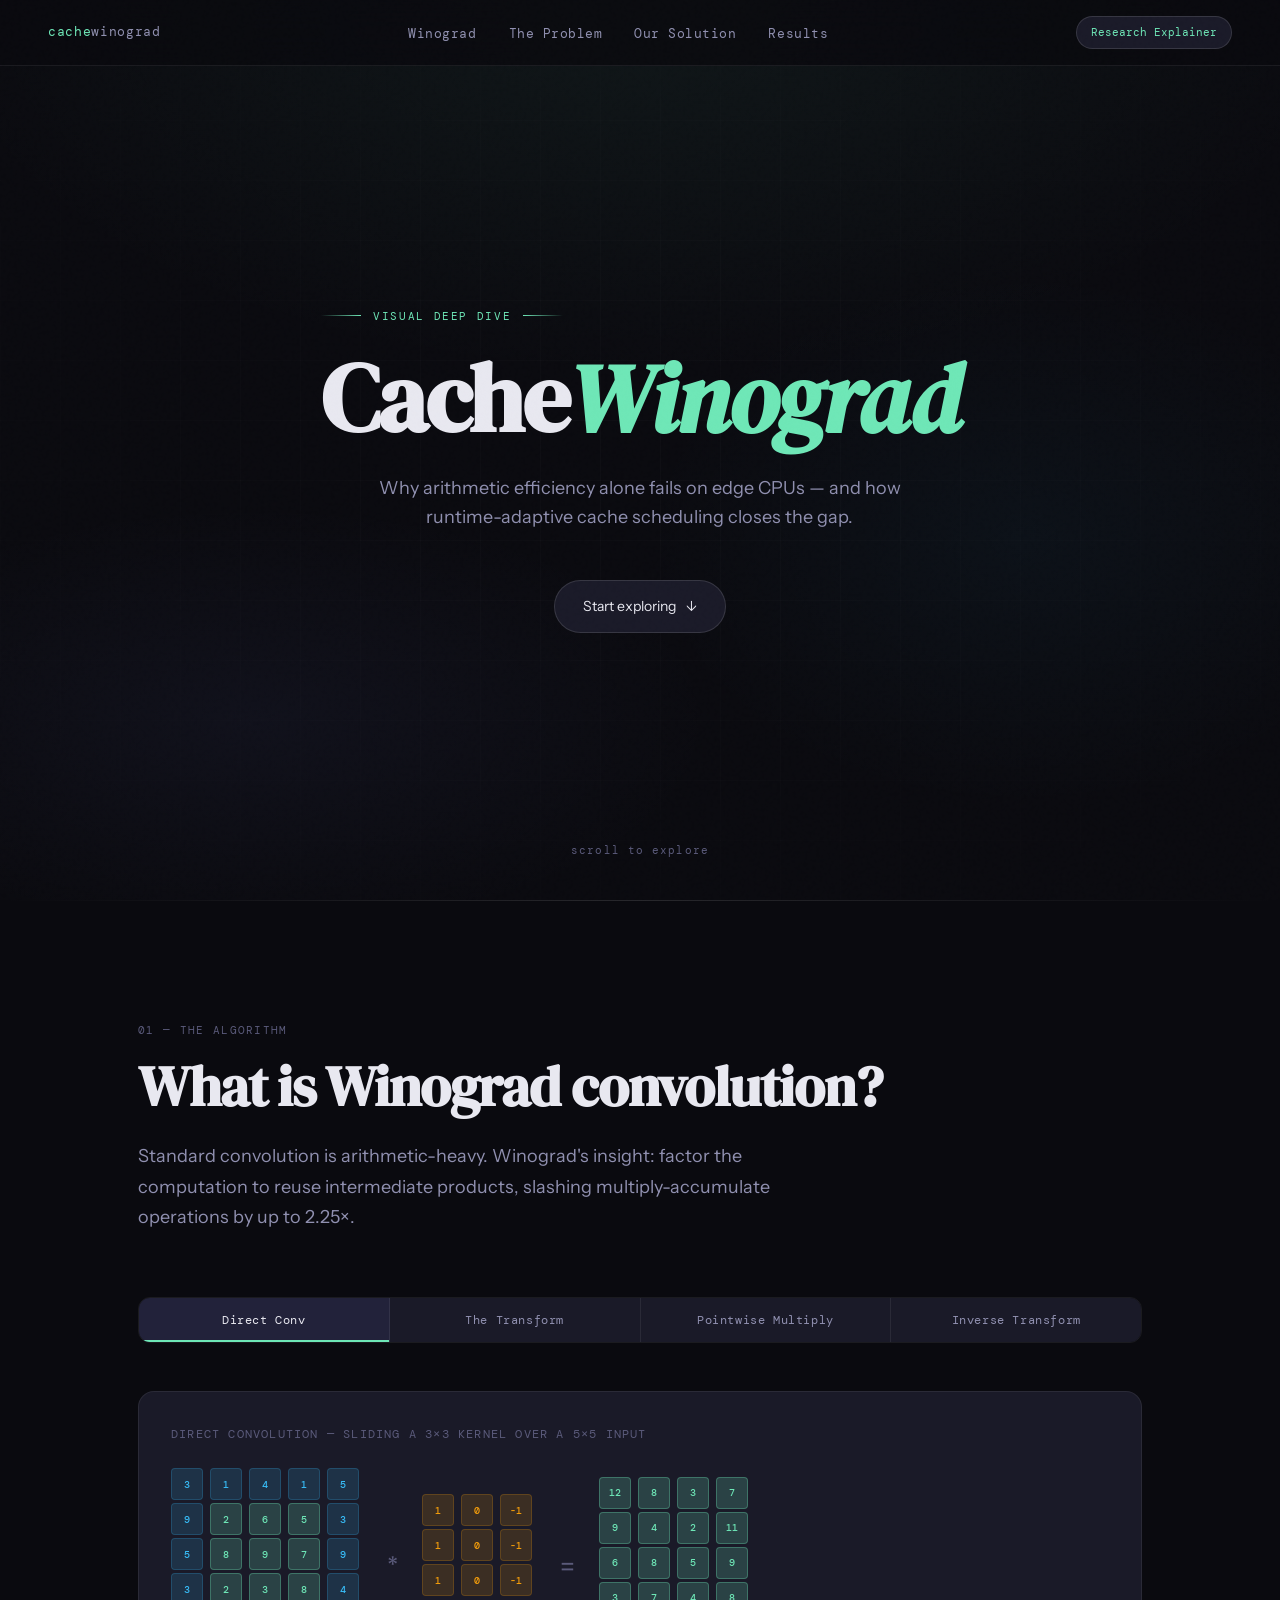
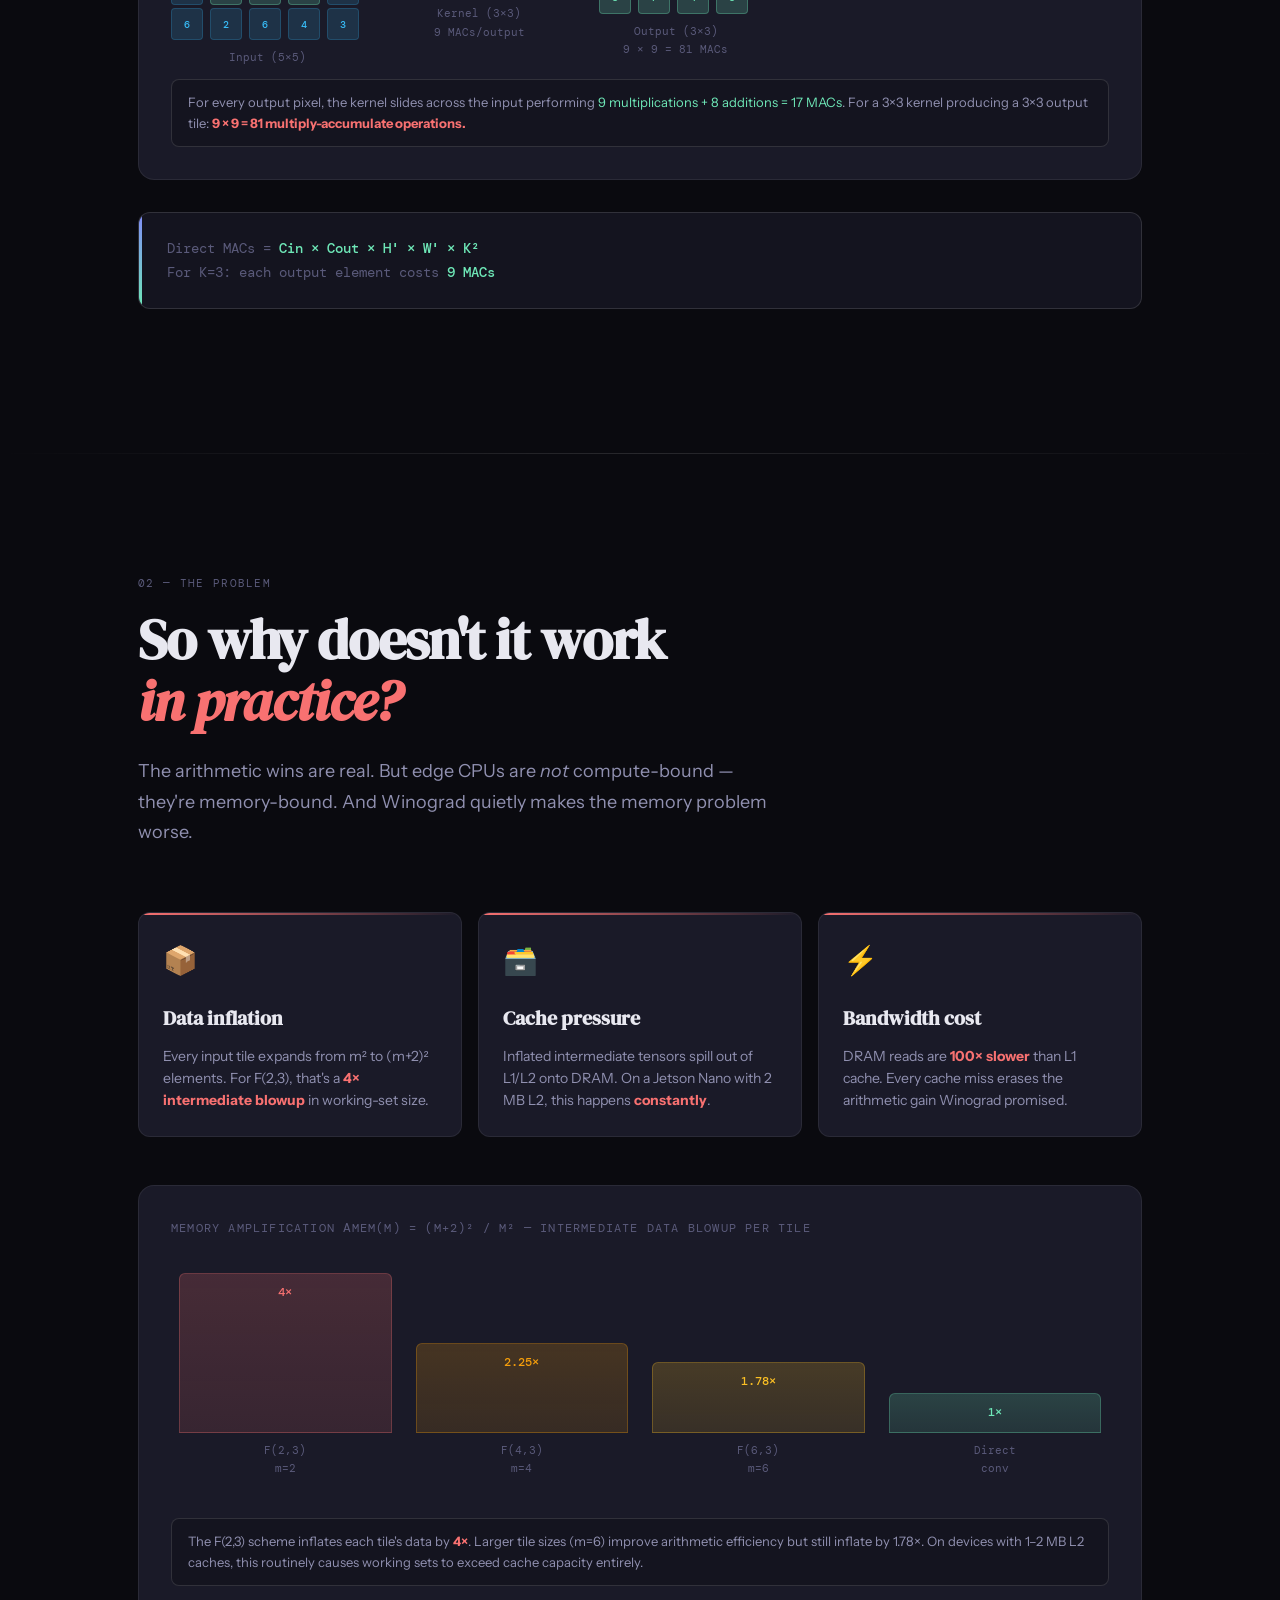
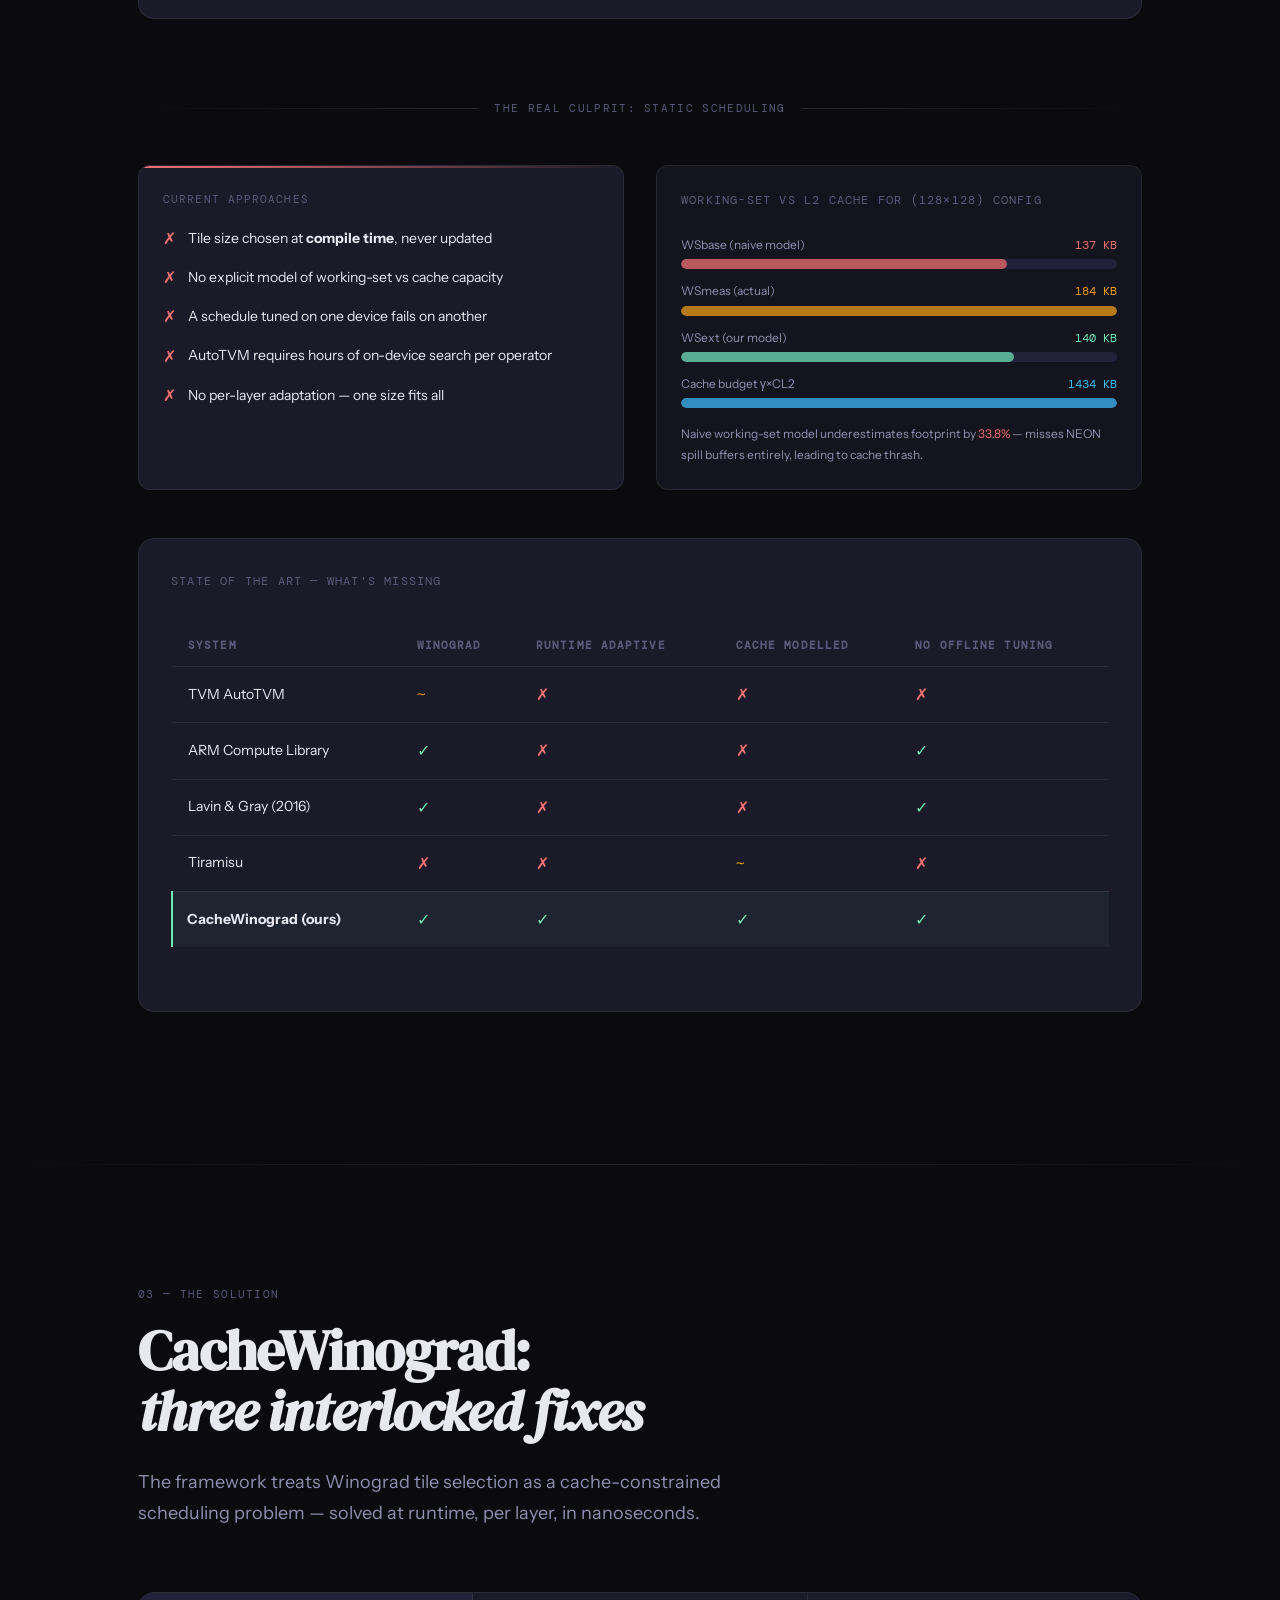
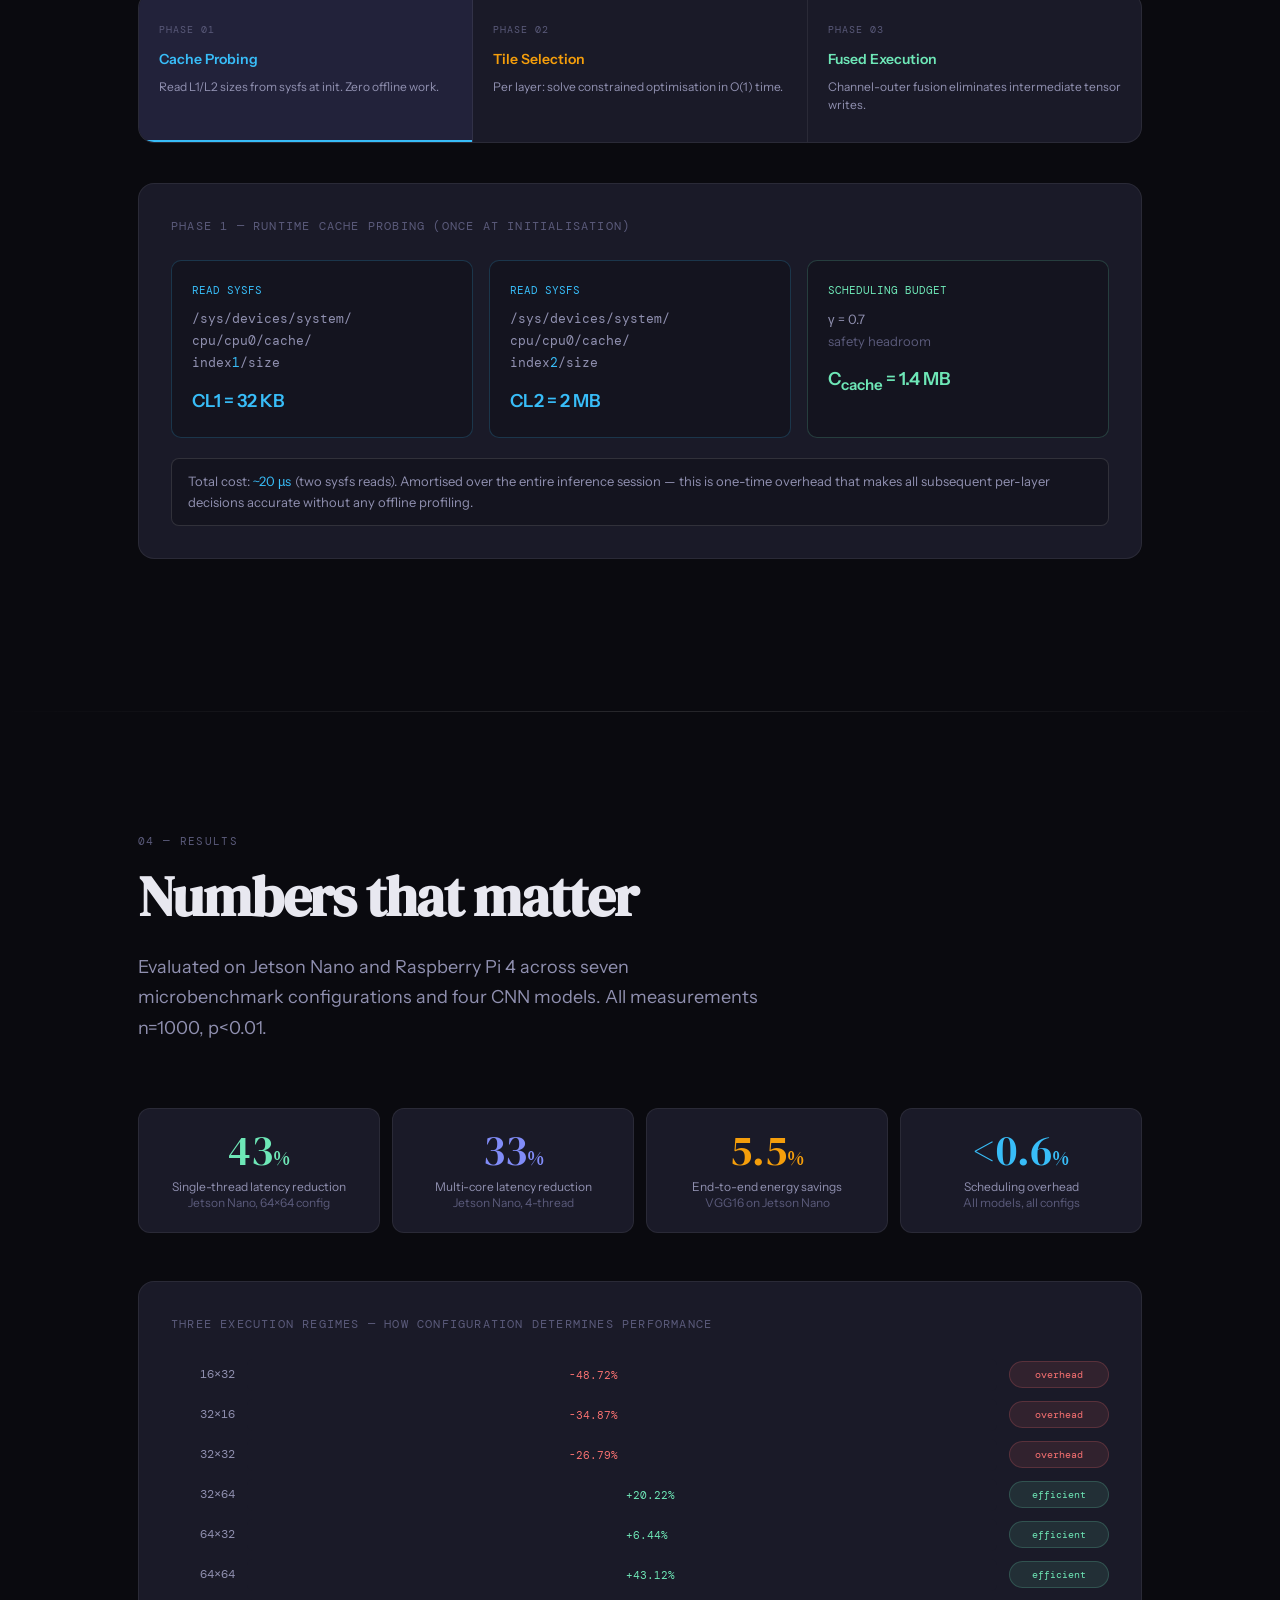
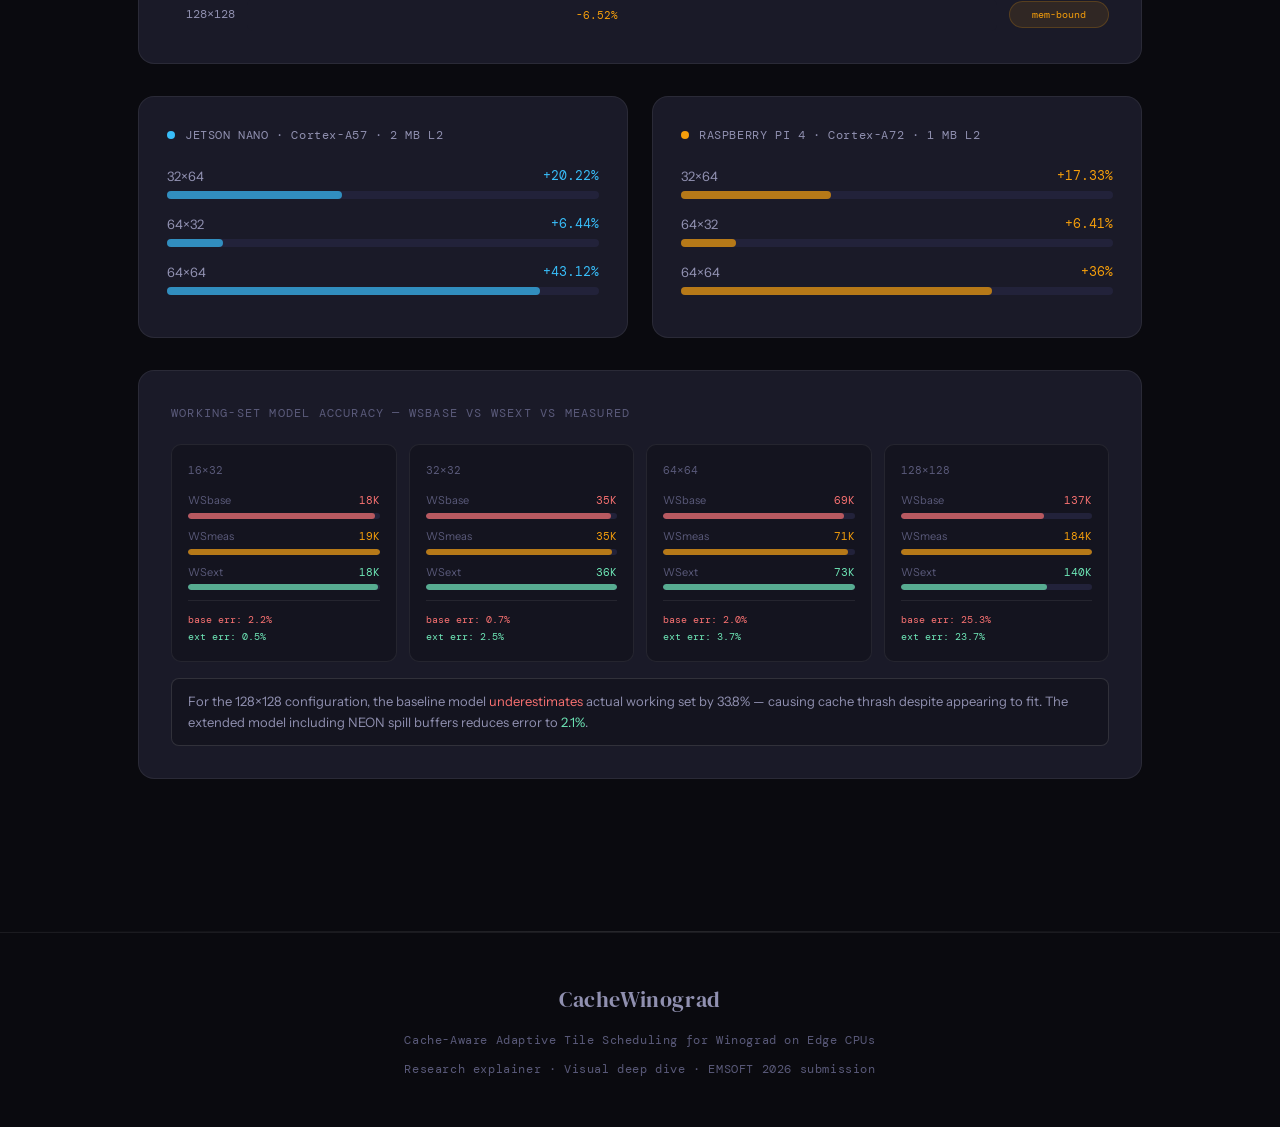
<file: cachewinograd.html>
<!DOCTYPE html>
<html lang="en">
<head>
<meta charset="UTF-8">
<meta name="viewport" content="width=device-width, initial-scale=1.0">
<title>CacheWinograd — A Visual Journey</title>
<link rel="preconnect" href="https://fonts.googleapis.com">
<link href="https://fonts.googleapis.com/css2?family=DM+Serif+Display:ital@0;1&family=DM+Mono:wght@300;400;500&family=Instrument+Sans:ital,wght@0,400;0,500;0,600;1,400&display=swap" rel="stylesheet">
<style>
:root {
  --bg: #0a0a0f;
  --bg2: #0f0f18;
  --bg3: #14141f;
  --surface: #1a1a28;
  --surface2: #22223a;
  --border: rgba(255,255,255,0.07);
  --border2: rgba(255,255,255,0.12);
  --text: #e8e8f0;
  --text2: #9090b0;
  --text3: #5a5a7a;
  --accent: #6ee7b7;
  --accent2: #818cf8;
  --accent3: #f59e0b;
  --accent4: #f87171;
  --accent5: #38bdf8;
  --glow: rgba(110,231,183,0.15);
  --glow2: rgba(129,140,248,0.15);
  --font-display: 'DM Serif Display', Georgia, serif;
  --font-body: 'Instrument Sans', sans-serif;
  --font-mono: 'DM Mono', monospace;
}

*{margin:0;padding:0;box-sizing:border-box}
html{scroll-behavior:smooth}

body {
  background: var(--bg);
  color: var(--text);
  font-family: var(--font-body);
  font-size: 16px;
  line-height: 1.7;
  overflow-x: hidden;
}

/* ─── SCROLLBAR ─── */
::-webkit-scrollbar{width:4px}
::-webkit-scrollbar-track{background:var(--bg)}
::-webkit-scrollbar-thumb{background:var(--surface2);border-radius:2px}

/* ─── GRAIN OVERLAY ─── */
body::before {
  content:'';position:fixed;inset:0;
  background-image:url("data:image/svg+xml,%3Csvg viewBox='0 0 256 256' xmlns='http://www.w3.org/2000/svg'%3E%3Cfilter id='noise'%3E%3CfeTurbulence type='fractalNoise' baseFrequency='0.9' numOctaves='4' stitchTiles='stitch'/%3E%3C/filter%3E%3Crect width='100%25' height='100%25' filter='url(%23noise)' opacity='0.04'/%3E%3C/svg%3E");
  pointer-events:none;z-index:1000;opacity:.4;
}

/* ─── NAV ─── */
nav {
  position: fixed; top: 0; left: 0; right: 0; z-index: 900;
  padding: 16px 48px;
  display: flex; align-items: center; justify-content: space-between;
  background: rgba(10,10,15,0.85);
  backdrop-filter: blur(20px);
  border-bottom: 1px solid var(--border);
}
.nav-logo {
  font-family: var(--font-mono);
  font-size: 13px;
  color: var(--accent);
  letter-spacing: 0.05em;
}
.nav-links {
  display: flex; gap: 32px; list-style: none;
}
.nav-links a {
  font-size: 13px;
  color: var(--text2);
  text-decoration: none;
  font-family: var(--font-mono);
  letter-spacing: 0.04em;
  transition: color .2s;
}
.nav-links a:hover { color: var(--text); }
.nav-pill {
  font-family: var(--font-mono);
  font-size: 11px;
  padding: 6px 14px;
  background: var(--surface);
  border: 1px solid var(--border2);
  border-radius: 20px;
  color: var(--accent);
}

/* ─── HERO ─── */
#hero {
  min-height: 100vh;
  display: flex; flex-direction: column; align-items: center; justify-content: center;
  padding: 120px 48px 80px;
  position: relative;
  text-align: center;
  overflow: hidden;
}
.hero-bg {
  position: absolute; inset: 0;
  background: 
    radial-gradient(ellipse 80% 60% at 50% 0%, rgba(110,231,183,0.06) 0%, transparent 70%),
    radial-gradient(ellipse 60% 40% at 20% 80%, rgba(129,140,248,0.05) 0%, transparent 60%),
    radial-gradient(ellipse 50% 50% at 80% 60%, rgba(56,189,248,0.04) 0%, transparent 60%);
}
.hero-grid {
  position: absolute; inset: 0;
  background-image: 
    linear-gradient(rgba(255,255,255,0.02) 1px, transparent 1px),
    linear-gradient(90deg, rgba(255,255,255,0.02) 1px, transparent 1px);
  background-size: 60px 60px;
  mask-image: radial-gradient(ellipse 80% 80% at 50% 50%, black 0%, transparent 100%);
}
.hero-label {
  font-family: var(--font-mono);
  font-size: 11px;
  letter-spacing: 0.15em;
  text-transform: uppercase;
  color: var(--accent);
  margin-bottom: 24px;
  display: flex; align-items: center; gap: 12px;
}
.hero-label::before, .hero-label::after {
  content: ''; display: block; height: 1px; width: 40px;
  background: linear-gradient(90deg, transparent, var(--accent));
}
.hero-label::after { transform: scaleX(-1); }
.hero-title {
  font-family: var(--font-display);
  font-size: clamp(48px, 8vw, 96px);
  line-height: 1.05;
  letter-spacing: -0.02em;
  color: var(--text);
  margin-bottom: 8px;
}
.hero-title em {
  font-style: italic;
  color: var(--accent);
}
.hero-subtitle {
  font-size: 18px;
  color: var(--text2);
  max-width: 560px;
  margin: 24px auto 48px;
  line-height: 1.6;
}
.hero-cta {
  display: inline-flex; align-items: center; gap: 10px;
  padding: 14px 28px;
  background: var(--surface);
  border: 1px solid var(--border2);
  border-radius: 40px;
  color: var(--text);
  font-size: 14px;
  font-family: var(--font-body);
  cursor: pointer;
  text-decoration: none;
  transition: all .25s;
}
.hero-cta:hover {
  background: var(--surface2);
  border-color: rgba(110,231,183,0.3);
  transform: translateY(-2px);
}
.hero-cta .arrow { transition: transform .25s; }
.hero-cta:hover .arrow { transform: translateY(4px); }
.hero-scroll-hint {
  position: absolute; bottom: 40px; left: 50%;
  transform: translateX(-50%);
  font-family: var(--font-mono);
  font-size: 11px; color: var(--text3);
  letter-spacing: 0.1em;
  animation: pulse 2s ease-in-out infinite;
}
@keyframes pulse { 0%,100%{opacity:.4} 50%{opacity:1} }

/* ─── SECTIONS ─── */
.section {
  padding: 120px 48px;
  max-width: 1100px;
  margin: 0 auto;
  position: relative;
}
.section-full {
  padding: 120px 0;
  position: relative;
}
.section-full .inner {
  max-width: 1100px;
  margin: 0 auto;
  padding: 0 48px;
}
.section-number {
  font-family: var(--font-mono);
  font-size: 11px;
  color: var(--text3);
  letter-spacing: 0.12em;
  text-transform: uppercase;
  margin-bottom: 16px;
}
.section-title {
  font-family: var(--font-display);
  font-size: clamp(36px, 5vw, 56px);
  line-height: 1.1;
  letter-spacing: -0.02em;
  margin-bottom: 24px;
}
.section-lead {
  font-size: 18px;
  color: var(--text2);
  max-width: 640px;
  line-height: 1.7;
  margin-bottom: 64px;
}

/* ─── DIVIDER ─── */
.divider {
  border: none;
  height: 1px;
  background: linear-gradient(90deg, transparent, var(--border2), transparent);
  margin: 0;
}

/* ─── WINOGRAD CONCEPT VIS ─── */
.concept-grid {
  display: grid;
  grid-template-columns: 1fr 80px 1fr;
  gap: 0;
  align-items: center;
  margin-bottom: 64px;
}
.concept-panel {
  background: var(--surface);
  border: 1px solid var(--border);
  border-radius: 16px;
  padding: 32px;
  position: relative;
}
.concept-panel-label {
  font-family: var(--font-mono);
  font-size: 11px;
  letter-spacing: 0.1em;
  text-transform: uppercase;
  margin-bottom: 20px;
  display: flex; align-items: center; gap: 8px;
}
.dot { width: 6px; height: 6px; border-radius: 50%; }
.dot-direct { background: var(--accent4); }
.dot-winograd { background: var(--accent); }
.concept-arrow {
  display: flex; flex-direction: column; align-items: center; justify-content: center;
  color: var(--text3);
  font-size: 24px;
}

/* ─── MATRIX VIS ─── */
.matrix-container {
  display: flex; gap: 8px; flex-wrap: wrap; margin: 16px 0;
}
.matrix-cell {
  width: 32px; height: 32px;
  border-radius: 4px;
  display: flex; align-items: center; justify-content: center;
  font-family: var(--font-mono);
  font-size: 10px;
  font-weight: 500;
  transition: all .3s;
  cursor: default;
  position: relative;
}
.cell-active { background: rgba(110,231,183,0.2); color: var(--accent); border: 1px solid rgba(110,231,183,0.3); }
.cell-input { background: rgba(56,189,248,0.15); color: var(--accent5); border: 1px solid rgba(56,189,248,0.2); }
.cell-transform { background: rgba(129,140,248,0.15); color: var(--accent2); border: 1px solid rgba(129,140,248,0.2); }
.cell-output { background: rgba(110,231,183,0.2); color: var(--accent); border: 1px solid rgba(110,231,183,0.3); }
.cell-weight { background: rgba(245,158,11,0.15); color: var(--accent3); border: 1px solid rgba(245,158,11,0.2); }
.cell-empty { background: var(--bg3); color: var(--text3); border: 1px solid var(--border); }
.cell-highlight { background: rgba(248,113,113,0.2); color: var(--accent4); border: 1px solid rgba(248,113,113,0.3); }

/* ─── STEP STEPPER ─── */
.stepper {
  display: flex; gap: 0; margin-bottom: 48px;
  border: 1px solid var(--border);
  border-radius: 12px; overflow: hidden;
}
.step-btn {
  flex: 1; padding: 14px 16px;
  background: var(--surface);
  border: none; border-right: 1px solid var(--border);
  color: var(--text2);
  font-family: var(--font-mono);
  font-size: 12px;
  cursor: pointer;
  transition: all .2s;
  letter-spacing: 0.05em;
}
.step-btn:last-child { border-right: none; }
.step-btn.active {
  background: var(--surface2);
  color: var(--text);
  position: relative;
}
.step-btn.active::after {
  content: '';
  position: absolute; bottom: 0; left: 0; right: 0;
  height: 2px;
  background: var(--accent);
}
.step-btn:hover:not(.active) { background: var(--bg3); }

/* ─── STEP CONTENT ─── */
.step-content { display: none; }
.step-content.active { display: block; animation: fadeIn .3s ease; }
@keyframes fadeIn { from{opacity:0;transform:translateY(8px)} to{opacity:1;transform:translateY(0)} }

/* ─── FORMULA BOX ─── */
.formula-box {
  background: var(--bg3);
  border: 1px solid var(--border2);
  border-radius: 12px;
  padding: 24px 28px;
  font-family: var(--font-mono);
  font-size: 14px;
  color: var(--text);
  margin: 24px 0;
  position: relative;
  overflow: hidden;
}
.formula-box::before {
  content: '';
  position: absolute; left: 0; top: 0; bottom: 0;
  width: 3px;
  background: linear-gradient(180deg, var(--accent2), var(--accent));
}
.formula-highlight { color: var(--accent); font-weight: 500; }
.formula-dim { color: var(--text3); }

/* ─── COMPARISON TABLE ─── */
.compare-table {
  width: 100%;
  border-collapse: collapse;
  margin: 32px 0;
}
.compare-table th {
  padding: 12px 16px;
  font-family: var(--font-mono);
  font-size: 11px;
  letter-spacing: 0.1em;
  text-transform: uppercase;
  color: var(--text3);
  text-align: left;
  border-bottom: 1px solid var(--border);
}
.compare-table td {
  padding: 14px 16px;
  font-size: 14px;
  border-bottom: 1px solid var(--border);
  vertical-align: middle;
}
.compare-table tr:last-child td { border-bottom: none; }
.compare-table tr:hover td { background: var(--surface); }
.check { color: var(--accent); font-size: 16px; }
.cross { color: var(--accent4); font-size: 16px; }
.partial { color: var(--accent3); font-size: 16px; }
.highlight-row td { background: rgba(110,231,183,0.05) !important; }
.highlight-row td:first-child { border-left: 2px solid var(--accent); padding-left: 14px; }

/* ─── INTERACTIVE CONV VIS ─── */
.conv-vis {
  background: var(--surface);
  border: 1px solid var(--border);
  border-radius: 16px;
  padding: 32px;
  margin: 32px 0;
}
.conv-vis-title {
  font-family: var(--font-mono);
  font-size: 12px;
  color: var(--text3);
  letter-spacing: 0.1em;
  text-transform: uppercase;
  margin-bottom: 24px;
}
.conv-layout {
  display: flex; align-items: center; gap: 24px; flex-wrap: wrap;
}
.conv-grid {
  display: grid;
  gap: 3px;
}
.conv-grid.g5 { grid-template-columns: repeat(5,36px); }
.conv-grid.g3 { grid-template-columns: repeat(3,36px); }
.conv-grid.g4 { grid-template-columns: repeat(4,36px); }
.conv-grid.g6 { grid-template-columns: repeat(6,36px); }
.conv-op { font-size: 28px; color: var(--text3); font-weight: 300; }
.conv-label {
  font-family: var(--font-mono);
  font-size: 11px;
  color: var(--text3);
  margin-top: 8px;
  text-align: center;
}

/* ─── PROBLEM SECTION ─── */
.problem-cards {
  display: grid; grid-template-columns: repeat(3,1fr); gap: 16px; margin: 48px 0;
}
.problem-card {
  background: var(--surface);
  border: 1px solid var(--border);
  border-radius: 12px;
  padding: 24px;
  position: relative;
  overflow: hidden;
  transition: border-color .3s;
}
.problem-card:hover { border-color: var(--border2); }
.problem-card::before {
  content: '';
  position: absolute; top: 0; left: 0; right: 0;
  height: 2px;
  background: linear-gradient(90deg, var(--accent4), transparent);
}
.problem-card-icon {
  font-size: 28px; margin-bottom: 16px;
}
.problem-card h3 {
  font-family: var(--font-display);
  font-size: 20px;
  margin-bottom: 10px;
  color: var(--text);
}
.problem-card p { font-size: 14px; color: var(--text2); line-height: 1.6; }

/* ─── MEMORY AMPLIFICATION VIS ─── */
.amp-vis {
  display: flex; align-items: flex-end; gap: 24px;
  height: 200px;
  margin: 40px 0;
  padding: 0 8px;
}
.amp-bar-group {
  display: flex; flex-direction: column; align-items: center; gap: 8px;
  flex: 1;
}
.amp-bar {
  width: 100%;
  border-radius: 6px 6px 0 0;
  position: relative;
  transition: all .6s cubic-bezier(0.34,1.56,0.64,1);
  display: flex; align-items: flex-start; justify-content: center;
  padding-top: 8px;
}
.amp-bar-val {
  font-family: var(--font-mono);
  font-size: 12px;
  font-weight: 500;
  color: white;
}
.amp-bar-label {
  font-family: var(--font-mono);
  font-size: 11px;
  color: var(--text3);
  text-align: center;
}

/* ─── SOLUTION SECTION ─── */
.solution-flow {
  display: flex; flex-direction: column; gap: 0;
  margin: 48px 0;
}
.sol-phase {
  display: grid; grid-template-columns: 48px 1fr;
  gap: 0 24px;
  position: relative;
}
.sol-phase-line {
  display: flex; flex-direction: column; align-items: center;
}
.sol-num {
  width: 40px; height: 40px; border-radius: 50%;
  display: flex; align-items: center; justify-content: center;
  font-family: var(--font-mono);
  font-size: 14px; font-weight: 500;
  position: relative; z-index: 2;
  flex-shrink: 0;
}
.sol-num-1 { background: rgba(56,189,248,0.2); color: var(--accent5); border: 1px solid rgba(56,189,248,0.3); }
.sol-num-2 { background: rgba(245,158,11,0.2); color: var(--accent3); border: 1px solid rgba(245,158,11,0.3); }
.sol-num-3 { background: rgba(110,231,183,0.2); color: var(--accent); border: 1px solid rgba(110,231,183,0.3); }
.sol-vline {
  flex: 1; width: 1px;
  background: linear-gradient(180deg, var(--border2), transparent);
  margin: 4px 0;
  min-height: 40px;
}
.sol-content {
  padding-bottom: 48px;
}
.sol-content h3 {
  font-family: var(--font-display);
  font-size: 26px;
  margin-bottom: 12px;
  padding-top: 6px;
}
.sol-content p { font-size: 15px; color: var(--text2); max-width: 600px; }

/* ─── TILE SELECTOR VIS ─── */
.tile-race {
  background: var(--bg3);
  border: 1px solid var(--border);
  border-radius: 12px;
  padding: 24px;
  margin: 24px 0;
}
.tile-row-vis {
  display: flex; align-items: center; gap: 12px; margin: 12px 0;
}
.tile-label-vis {
  font-family: var(--font-mono);
  font-size: 12px;
  color: var(--text2);
  width: 40px;
}
.tile-bar-track {
  flex: 1; height: 32px;
  background: var(--surface);
  border-radius: 6px;
  overflow: hidden;
  position: relative;
}
.tile-bar-fill {
  height: 100%;
  border-radius: 6px;
  display: flex; align-items: center; padding-left: 12px;
  font-family: var(--font-mono);
  font-size: 11px;
  font-weight: 500;
  transition: width .8s cubic-bezier(0.34,1.56,0.64,1);
  white-space: nowrap;
}
.tile-bar-fill.selected { outline: 2px solid var(--accent); outline-offset: -2px; }
.tile-tag {
  font-family: var(--font-mono);
  font-size: 10px;
  padding: 2px 8px;
  border-radius: 20px;
  white-space: nowrap;
}

/* ─── PIPELINE VIS ─── */
.pipeline {
  display: flex; gap: 0; margin: 40px 0;
  background: var(--surface);
  border: 1px solid var(--border);
  border-radius: 16px;
  overflow: hidden;
}
.pipe-stage {
  flex: 1; padding: 28px 20px;
  border-right: 1px solid var(--border);
  position: relative;
  cursor: pointer;
  transition: background .2s;
}
.pipe-stage:last-child { border-right: none; }
.pipe-stage:hover { background: var(--surface2); }
.pipe-stage.active-stage { background: var(--surface2); }
.pipe-stage.active-stage::after {
  content: '';
  position: absolute; bottom: 0; left: 0; right: 0;
  height: 2px;
}
.stage1::after { background: var(--accent5); }
.stage2::after { background: var(--accent3); }
.stage3::after { background: var(--accent); }
.pipe-num {
  font-family: var(--font-mono); font-size: 10px;
  color: var(--text3); margin-bottom: 10px;
  letter-spacing: 0.1em;
}
.pipe-title {
  font-size: 14px; font-weight: 600; margin-bottom: 6px;
  color: var(--text);
}
.pipe-desc { font-size: 12px; color: var(--text2); line-height: 1.5; }

/* ─── RESULT CARDS ─── */
.result-grid {
  display: grid; grid-template-columns: repeat(4,1fr); gap: 12px;
  margin: 48px 0;
}
.result-card {
  background: var(--surface);
  border: 1px solid var(--border);
  border-radius: 12px;
  padding: 20px;
  text-align: center;
  position: relative;
  overflow: hidden;
  transition: transform .2s, border-color .2s;
}
.result-card:hover { transform: translateY(-3px); border-color: var(--border2); }
.result-card::before {
  content: ''; position: absolute; inset: 0;
  background: var(--glow);
  opacity: 0; transition: opacity .3s;
}
.result-card:hover::before { opacity: 1; }
.result-val {
  font-family: var(--font-display);
  font-size: 42px;
  line-height: 1;
  margin-bottom: 8px;
}
.result-unit { font-size: 20px; }
.result-label { font-size: 12px; color: var(--text2); line-height: 1.4; }

/* ─── INTERACTIVE STEP VIS ─── */
.vis-controls {
  display: flex; gap: 10px; margin-bottom: 20px; flex-wrap: wrap;
}
.vis-btn {
  padding: 8px 18px;
  background: var(--surface);
  border: 1px solid var(--border2);
  border-radius: 20px;
  color: var(--text2);
  font-family: var(--font-mono);
  font-size: 12px;
  cursor: pointer;
  transition: all .2s;
}
.vis-btn:hover { background: var(--surface2); color: var(--text); }
.vis-btn.active { background: var(--surface2); border-color: var(--accent); color: var(--accent); }

/* ─── TOOLTIP ─── */
.tooltip-box {
  background: var(--bg3);
  border: 1px solid var(--border2);
  border-radius: 8px;
  padding: 12px 16px;
  font-size: 13px;
  color: var(--text2);
  margin-top: 12px;
  line-height: 1.6;
}

/* ─── SECTION DIVIDER WITH LABEL ─── */
.labeled-divider {
  display: flex; align-items: center; gap: 16px;
  margin: 80px 0 0;
}
.labeled-divider-line {
  flex: 1; height: 1px;
  background: linear-gradient(90deg, transparent, var(--border2));
}
.labeled-divider-line.reverse {
  background: linear-gradient(90deg, var(--border2), transparent);
}
.labeled-divider-text {
  font-family: var(--font-mono); font-size: 11px;
  color: var(--text3); letter-spacing: 0.12em;
  text-transform: uppercase; white-space: nowrap;
}

/* ─── FOOTER ─── */
footer {
  padding: 48px;
  text-align: center;
  border-top: 1px solid var(--border);
  font-family: var(--font-mono);
  font-size: 12px;
  color: var(--text3);
  letter-spacing: 0.05em;
}
footer a { color: var(--text2); text-decoration: none; }
footer a:hover { color: var(--accent); }

/* ─── ANIMATED ENTRY ─── */
.reveal {
  opacity: 0; transform: translateY(24px);
  transition: opacity .6s ease, transform .6s ease;
}
.reveal.visible { opacity: 1; transform: none; }

/* ─── BADGE ─── */
.badge {
  display: inline-flex; align-items: center; gap: 6px;
  padding: 4px 10px;
  border-radius: 20px;
  font-family: var(--font-mono);
  font-size: 11px;
}
.badge-green { background: rgba(110,231,183,0.1); color: var(--accent); border: 1px solid rgba(110,231,183,0.2); }
.badge-red { background: rgba(248,113,113,0.1); color: var(--accent4); border: 1px solid rgba(248,113,113,0.2); }
.badge-blue { background: rgba(56,189,248,0.1); color: var(--accent5); border: 1px solid rgba(56,189,248,0.2); }
.badge-amber { background: rgba(245,158,11,0.1); color: var(--accent3); border: 1px solid rgba(245,158,11,0.2); }

/* ─── CANVAS WRAPPER ─── */
.canvas-wrap {
  background: var(--surface);
  border: 1px solid var(--border);
  border-radius: 16px;
  padding: 32px;
  margin: 32px 0;
  overflow-x: auto;
}

/* ─── RESPONSIVE ─── */
@media(max-width:768px){
  nav { padding: 16px 24px; }
  .nav-links { display: none; }
  .section { padding: 80px 24px; }
  .concept-grid { grid-template-columns: 1fr; gap: 24px; }
  .problem-cards { grid-template-columns: 1fr; }
  .result-grid { grid-template-columns: repeat(2,1fr); }
  .pipeline { flex-direction: column; }
  .pipe-stage { border-right: none; border-bottom: 1px solid var(--border); }
}
</style>
</head>
<body>

<!-- NAV -->
<nav>
  <div class="nav-logo">cache<span style="color:var(--text2)">winograd</span></div>
  <ul class="nav-links">
    <li><a href="#winograd">Winograd</a></li>
    <li><a href="#problem">The Problem</a></li>
    <li><a href="#solution">Our Solution</a></li>
    <li><a href="#results">Results</a></li>
  </ul>
  <div class="nav-pill">Research Explainer</div>
</nav>

<!-- HERO -->
<section id="hero">
  <div class="hero-bg"></div>
  <div class="hero-grid"></div>
  <div style="position:relative;z-index:2">
    <div class="hero-label">Visual Deep Dive</div>
    <h1 class="hero-title">Cache<em>Winograd</em></h1>
    <p class="hero-subtitle">
      Why arithmetic efficiency alone fails on edge CPUs — and how runtime-adaptive cache scheduling closes the gap.
    </p>
    <a href="#winograd" class="hero-cta">
      Start exploring
      <span class="arrow">↓</span>
    </a>
  </div>
  <div class="hero-scroll-hint">scroll to explore</div>
</section>

<hr class="divider">

<!-- ═══ SECTION 1: WINOGRAD ═══ -->
<section id="winograd" class="section">
  <div class="section-number reveal">01 — The Algorithm</div>
  <h2 class="section-title reveal">What is Winograd convolution?</h2>
  <p class="section-lead reveal">
    Standard convolution is arithmetic-heavy. Winograd's insight: factor the computation to reuse intermediate products, slashing multiply-accumulate operations by up to 2.25×.
  </p>

  <!-- Standard Conv Explainer -->
  <div class="stepper reveal" id="winogradStepper">
    <button class="step-btn active" onclick="setStep('w',0)">Direct Conv</button>
    <button class="step-btn" onclick="setStep('w',1)">The Transform</button>
    <button class="step-btn" onclick="setStep('w',2)">Pointwise Multiply</button>
    <button class="step-btn" onclick="setStep('w',3)">Inverse Transform</button>
  </div>

  <!-- Step 0: Direct Conv -->
  <div class="step-content active reveal" id="w-step-0">
    <div class="canvas-wrap">
      <div class="conv-vis-title">Direct convolution — sliding a 3×3 kernel over a 5×5 input</div>
      <div class="conv-layout" id="directConvLayout">
        <!-- rendered by JS -->
      </div>
      <div class="tooltip-box">
        For every output pixel, the kernel slides across the input performing <span style="color:var(--accent)">9 multiplications + 8 additions = 17 MACs</span>. 
        For a 3×3 kernel producing a 3×3 output tile: <strong style="color:var(--accent4)">9 × 9 = 81 multiply-accumulate operations.</strong>
      </div>
    </div>
    <div class="formula-box">
      <span class="formula-dim">Direct MACs = </span><span class="formula-highlight">Cin × Cout × H' × W' × K²</span>
      <br><span class="formula-dim">For K=3: each output element costs </span><span class="formula-highlight">9 MACs</span>
    </div>
  </div>

  <!-- Step 1: The Transform -->
  <div class="step-content reveal" id="w-step-1">
    <div class="canvas-wrap">
      <div class="conv-vis-title">Winograd F(2,3) — transform input and weights into a new domain</div>
      <div class="conv-layout" style="flex-wrap:wrap;gap:40px">
        <div>
          <div id="inputTileGrid"></div>
          <div class="conv-label">Input tile X (4×4)</div>
        </div>
        <div style="display:flex;align-items:center">
          <div>
            <div style="font-family:var(--font-mono);font-size:20px;color:var(--accent2)">B<sup style="font-size:12px">⊤</sup></div>
            <div class="conv-label">Transform</div>
          </div>
          <div style="font-size:24px;color:var(--text3);margin:0 12px">→</div>
        </div>
        <div>
          <div id="transformedGrid"></div>
          <div class="conv-label">X̂ = B<sup>⊤</sup>XB (4×4)</div>
        </div>
        <div style="display:flex;align-items:center">
          <div>
            <div style="font-family:var(--font-mono);font-size:20px;color:var(--accent3)">G</div>
            <div class="conv-label">Weight<br>transform</div>
          </div>
          <div style="font-size:24px;color:var(--text3);margin:0 12px">→</div>
        </div>
        <div>
          <div id="weightGrid"></div>
          <div class="conv-label">Ŵ = GWG<sup>⊤</sup> (4×4)</div>
        </div>
      </div>
      <div class="tooltip-box">
        The transforms B, G, A are <span style="color:var(--accent2)">fixed matrices</span> — computed once and reused. The F(2,3) scheme maps a 4×4 input tile and 3×3 kernel into the Winograd domain with only additions (no multiplications in the transform itself).
      </div>
    </div>
  </div>

  <!-- Step 2: Pointwise Multiply -->
  <div class="step-content reveal" id="w-step-2">
    <div class="canvas-wrap">
      <div class="conv-vis-title">The magic — element-wise multiply replaces convolution</div>
      <div class="conv-layout" style="flex-wrap:wrap;gap:20px;align-items:flex-start;margin-top:16px">
        <div>
          <div id="xhatGrid"></div>
          <div class="conv-label">X̂ (transformed input)</div>
        </div>
        <div class="conv-op" style="align-self:center">⊙</div>
        <div>
          <div id="whatGrid"></div>
          <div class="conv-label">Ŵ (transformed weight)</div>
        </div>
        <div class="conv-op" style="align-self:center">=</div>
        <div>
          <div id="elemwiseGrid"></div>
          <div class="conv-label">Element-wise product</div>
        </div>
      </div>
      <div class="tooltip-box">
        In the Winograd domain, convolution becomes <span style="color:var(--accent)">element-wise multiplication</span>. For F(2,3), this is only <span style="color:var(--accent)">16 multiplications</span> vs 36 in direct conv — a <strong style="color:var(--accent)">2.25× reduction</strong> in the most expensive operation.
      </div>
    </div>
    <div class="formula-box">
      <span class="formula-dim">Arithmetic reduction </span><span class="formula-highlight">ρ(m) = m² × K² / (m + K - 1)²</span>
      <br><span class="formula-dim">F(2,3): ρ = </span><span class="formula-highlight">4 × 9 / 16 = 2.25×</span>
      <span class="formula-dim"> fewer multiplications</span>
    </div>
  </div>

  <!-- Step 3: Inverse -->
  <div class="step-content reveal" id="w-step-3">
    <div class="canvas-wrap">
      <div class="conv-vis-title">Inverse transform — map back to the output domain</div>
      <div class="conv-layout" style="flex-wrap:wrap;gap:40px">
        <div>
          <div id="prodGrid"></div>
          <div class="conv-label">Element-wise product</div>
        </div>
        <div style="display:flex;align-items:center">
          <div>
            <div style="font-family:var(--font-mono);font-size:20px;color:var(--accent)">A<sup style="font-size:12px">⊤</sup></div>
            <div class="conv-label">Inverse</div>
          </div>
          <div style="font-size:24px;color:var(--text3);margin:0 12px">→</div>
        </div>
        <div>
          <div id="outputGrid"></div>
          <div class="conv-label">Output tile Y (2×2)</div>
        </div>
      </div>
      <div class="tooltip-box">
        A<sup>⊤</sup>(X̂ ⊙ Ŵ)A maps back to the <span style="color:var(--accent)">2×2 output tile</span>. 
        Total cost: transforms use only additions; <span style="color:var(--accent)">only 16 multiplications</span> for 4 output values vs 36 for direct conv.
        <br><br>
        <strong style="color:var(--text)">Full pipeline:</strong> 
        <span style="color:var(--accent5)">B⊤XB</span> → <span style="color:var(--accent3)">GWG⊤</span> → <span style="color:var(--accent2)">⊙</span> → <span style="color:var(--accent)">A⊤(·)A</span>
      </div>
    </div>
    <div class="formula-box">
      <span class="formula-dim">Full equation: </span><span class="formula-highlight">Y = A⊤(B⊤XB ⊙ GWG⊤)A</span>
      <br><span class="formula-dim">Produces a </span><span class="formula-highlight">2×2 output tile</span><span class="formula-dim"> from a 4×4 input tile with 3×3 kernel</span>
    </div>
  </div>
</section>

<hr class="divider">

<!-- ═══ SECTION 2: THE PROBLEM ═══ -->
<section id="problem" class="section">
  <div class="section-number reveal">02 — The Problem</div>
  <h2 class="section-title reveal">So why doesn't it work<br><em style="font-style:italic;color:var(--accent4)">in practice?</em></h2>
  <p class="section-lead reveal">
    The arithmetic wins are real. But edge CPUs are <em>not</em> compute-bound — they're memory-bound. And Winograd quietly makes the memory problem worse.
  </p>

  <div class="problem-cards reveal">
    <div class="problem-card">
      <div class="problem-card-icon">📦</div>
      <h3>Data inflation</h3>
      <p>Every input tile expands from m² to (m+2)² elements. For F(2,3), that's a <strong style="color:var(--accent4)">4× intermediate blowup</strong> in working-set size.</p>
    </div>
    <div class="problem-card">
      <div class="problem-card-icon">🗃️</div>
      <h3>Cache pressure</h3>
      <p>Inflated intermediate tensors spill out of L1/L2 onto DRAM. On a Jetson Nano with 2 MB L2, this happens <strong style="color:var(--accent4)">constantly</strong>.</p>
    </div>
    <div class="problem-card">
      <div class="problem-card-icon">⚡</div>
      <h3>Bandwidth cost</h3>
      <p>DRAM reads are <strong style="color:var(--accent4)">100× slower</strong> than L1 cache. Every cache miss erases the arithmetic gain Winograd promised.</p>
    </div>
  </div>

  <!-- Memory amplification visualizer -->
  <div class="canvas-wrap reveal">
    <div class="conv-vis-title" style="margin-bottom:32px">Memory amplification αmem(m) = (m+2)² / m² — intermediate data blowup per tile</div>
    <div id="ampVis" class="amp-vis"></div>
    <div class="tooltip-box">
      The F(2,3) scheme inflates each tile's data by <strong style="color:var(--accent4)">4×</strong>. Larger tile sizes (m=6) improve arithmetic efficiency but still inflate by 1.78×. 
      On devices with 1–2 MB L2 caches, this routinely causes working sets to exceed cache capacity entirely.
    </div>
  </div>

  <!-- The static scheduling problem -->
  <div class="labeled-divider reveal">
    <div class="labeled-divider-line"></div>
    <div class="labeled-divider-text">The real culprit: static scheduling</div>
    <div class="labeled-divider-line reverse"></div>
  </div>

  <div style="display:grid;grid-template-columns:1fr 1fr;gap:32px;margin-top:48px" class="reveal">
    <div class="problem-card" style="cursor:default">
      <div style="font-family:var(--font-mono);font-size:11px;color:var(--text3);margin-bottom:16px;letter-spacing:.1em;text-transform:uppercase">Current approaches</div>
      <div style="display:flex;flex-direction:column;gap:12px">
        <div style="display:flex;align-items:center;gap:12px;font-size:14px">
          <span class="cross">✗</span>
          <span>Tile size chosen at <strong>compile time</strong>, never updated</span>
        </div>
        <div style="display:flex;align-items:center;gap:12px;font-size:14px">
          <span class="cross">✗</span>
          <span>No explicit model of working-set vs cache capacity</span>
        </div>
        <div style="display:flex;align-items:center;gap:12px;font-size:14px">
          <span class="cross">✗</span>
          <span>A schedule tuned on one device fails on another</span>
        </div>
        <div style="display:flex;align-items:center;gap:12px;font-size:14px">
          <span class="cross">✗</span>
          <span>AutoTVM requires hours of on-device search per operator</span>
        </div>
        <div style="display:flex;align-items:center;gap:12px;font-size:14px">
          <span class="cross">✗</span>
          <span>No per-layer adaptation — one size fits all</span>
        </div>
      </div>
    </div>
    <div>
      <!-- Working set diagram -->
      <div style="background:var(--bg3);border:1px solid var(--border);border-radius:12px;padding:24px">
        <div class="conv-vis-title">Working-set vs L2 cache for (128×128) config</div>
        <div id="wsVis" style="margin:16px 0"></div>
        <div style="font-size:12px;color:var(--text2)">
          Naive working-set model underestimates footprint by <span style="color:var(--accent4)">33.8%</span> — misses NEON spill buffers entirely, leading to cache thrash.
        </div>
      </div>
    </div>
  </div>

  <!-- Side-by-side comparison -->
  <div class="canvas-wrap reveal" style="margin-top:48px">
    <div class="conv-vis-title">State of the art — what's missing</div>
    <table class="compare-table">
      <thead>
        <tr>
          <th>System</th>
          <th>Winograd</th>
          <th>Runtime adaptive</th>
          <th>Cache modelled</th>
          <th>No offline tuning</th>
        </tr>
      </thead>
      <tbody>
        <tr><td>TVM AutoTVM</td><td><span class="partial">~</span></td><td><span class="cross">✗</span></td><td><span class="cross">✗</span></td><td><span class="cross">✗</span></td></tr>
        <tr><td>ARM Compute Library</td><td><span class="check">✓</span></td><td><span class="cross">✗</span></td><td><span class="cross">✗</span></td><td><span class="check">✓</span></td></tr>
        <tr><td>Lavin & Gray (2016)</td><td><span class="check">✓</span></td><td><span class="cross">✗</span></td><td><span class="cross">✗</span></td><td><span class="check">✓</span></td></tr>
        <tr><td>Tiramisu</td><td><span class="cross">✗</span></td><td><span class="cross">✗</span></td><td><span class="partial">~</span></td><td><span class="cross">✗</span></td></tr>
        <tr class="highlight-row"><td><strong>CacheWinograd (ours)</strong></td><td><span class="check">✓</span></td><td><span class="check">✓</span></td><td><span class="check">✓</span></td><td><span class="check">✓</span></td></tr>
      </tbody>
    </table>
  </div>
</section>

<hr class="divider">

<!-- ═══ SECTION 3: SOLUTION ═══ -->
<section id="solution" class="section">
  <div class="section-number reveal">03 — The Solution</div>
  <h2 class="section-title reveal">CacheWinograd:<br><em>three interlocked fixes</em></h2>
  <p class="section-lead reveal">
    The framework treats Winograd tile selection as a cache-constrained scheduling problem — solved at runtime, per layer, in nanoseconds.
  </p>

  <!-- 3-Phase Pipeline -->
  <div class="pipeline reveal" id="pipelineVis">
    <div class="pipe-stage stage1 active-stage" onclick="setPipeStage(0)">
      <div class="pipe-num">PHASE 01</div>
      <div class="pipe-title" style="color:var(--accent5)">Cache Probing</div>
      <div class="pipe-desc">Read L1/L2 sizes from sysfs at init. Zero offline work.</div>
    </div>
    <div class="pipe-stage stage2" onclick="setPipeStage(1)">
      <div class="pipe-num">PHASE 02</div>
      <div class="pipe-title" style="color:var(--accent3)">Tile Selection</div>
      <div class="pipe-desc">Per layer: solve constrained optimisation in O(1) time.</div>
    </div>
    <div class="pipe-stage stage3" onclick="setPipeStage(2)">
      <div class="pipe-num">PHASE 03</div>
      <div class="pipe-title" style="color:var(--accent)">Fused Execution</div>
      <div class="pipe-desc">Channel-outer fusion eliminates intermediate tensor writes.</div>
    </div>
  </div>

  <!-- Phase detail panels -->
  <div id="pipe-detail-0" class="reveal" style="margin-bottom:32px">
    <div class="canvas-wrap">
      <div class="conv-vis-title">Phase 1 — Runtime cache probing (once at initialisation)</div>
      <div style="display:grid;grid-template-columns:1fr 1fr 1fr;gap:16px;margin:20px 0">
        <div style="background:var(--bg3);border:1px solid rgba(56,189,248,0.2);border-radius:10px;padding:20px">
          <div style="font-family:var(--font-mono);font-size:11px;color:var(--accent5);margin-bottom:8px">READ SYSFS</div>
          <div style="font-family:var(--font-mono);font-size:13px;color:var(--text2)">/sys/devices/system/<br>cpu/cpu0/cache/<br>index<span style="color:var(--accent5)">1</span>/size</div>
          <div style="margin-top:12px;font-size:18px;font-weight:600;color:var(--accent5)">CL1 = 32 KB</div>
        </div>
        <div style="background:var(--bg3);border:1px solid rgba(56,189,248,0.2);border-radius:10px;padding:20px">
          <div style="font-family:var(--font-mono);font-size:11px;color:var(--accent5);margin-bottom:8px">READ SYSFS</div>
          <div style="font-family:var(--font-mono);font-size:13px;color:var(--text2)">/sys/devices/system/<br>cpu/cpu0/cache/<br>index<span style="color:var(--accent5)">2</span>/size</div>
          <div style="margin-top:12px;font-size:18px;font-weight:600;color:var(--accent5)">CL2 = 2 MB</div>
        </div>
        <div style="background:var(--bg3);border:1px solid rgba(110,231,183,0.2);border-radius:10px;padding:20px">
          <div style="font-family:var(--font-mono);font-size:11px;color:var(--accent);margin-bottom:8px">SCHEDULING BUDGET</div>
          <div style="font-size:13px;color:var(--text2)">γ = 0.7<br><span style="color:var(--text3)">safety headroom</span></div>
          <div style="margin-top:12px;font-size:18px;font-weight:600;color:var(--accent)">C<sub>cache</sub> = 1.4 MB</div>
        </div>
      </div>
      <div class="tooltip-box">
        Total cost: <span style="color:var(--accent5)">~20 µs</span> (two sysfs reads). Amortised over the entire inference session — this is one-time overhead that makes all subsequent per-layer decisions accurate without any offline profiling.
      </div>
    </div>
  </div>

  <div id="pipe-detail-1" style="display:none;margin-bottom:32px" class="reveal">
    <div class="canvas-wrap">
      <div class="conv-vis-title">Phase 2 — Adaptive tile selection (per layer, ~5 ns)</div>
      
      <div style="margin-bottom:24px">
        <div style="font-size:14px;color:var(--text2);margin-bottom:16px">
          For each candidate tile size, compute extended working-set including NEON spill buffers:
        </div>
        <div class="formula-box" style="margin:0 0 16px">
          <span class="formula-highlight">WSext(m) = β(m+2)²Cin(1+g) + βm²Cout + 2β(m+2)²</span>
          <br><span class="formula-dim">where β=4 (FP32), g=4 (128-bit NEON)</span>
        </div>
        <div style="font-size:14px;color:var(--text2);margin-bottom:16px">
          Select the tile that maximises reuse efficiency <em>subject to fitting in cache:</em>
        </div>
        <div class="formula-box" style="margin:0">
          <span class="formula-dim">m* = argmax</span>
          <span class="formula-highlight"> Cout·m² / (m+2)² </span>
          <span class="formula-dim">subject to WSext(m) ≤ γ·Ccache</span>
        </div>
      </div>

      <!-- Interactive tile race -->
      <div class="tile-race" id="tileRaceVis">
        <div class="conv-vis-title">Tile candidates for Cin=64, Cout=64 on Jetson Nano (γCL2 = 1.4 MB)</div>
        <!-- rendered by JS -->
      </div>

      <!-- Fallback guard -->
      <div style="margin-top:20px;background:var(--bg3);border:1px solid rgba(248,113,113,0.2);border-radius:12px;padding:20px">
        <div style="font-family:var(--font-mono);font-size:11px;color:var(--accent4);margin-bottom:12px;letter-spacing:.1em">TWO-CONDITION FALLBACK GUARD</div>
        <div style="display:flex;gap:16px;flex-wrap:wrap">
          <div style="flex:1;min-width:200px">
            <div class="badge badge-red" style="margin-bottom:8px">Condition 1</div>
            <div style="font-size:14px;color:var(--text2)">R(m*) &lt; R<sub>min</sub> (0.35)<br><span style="font-size:12px;color:var(--text3)">Reuse efficiency too low — transform overhead not amortised</span></div>
          </div>
          <div style="font-size:20px;color:var(--text3);align-self:center">OR</div>
          <div style="flex:1;min-width:200px">
            <div class="badge badge-red" style="margin-bottom:8px">Condition 2</div>
            <div style="font-size:14px;color:var(--text2)">Cin × Cout &lt; 2048<br><span style="font-size:12px;color:var(--text3)">Insufficient channel depth — direct conv wins</span></div>
          </div>
          <div style="font-size:20px;color:var(--text3);align-self:center">→</div>
          <div style="align-self:center">
            <div class="badge badge-amber">Fallback to direct conv</div>
          </div>
        </div>
      </div>
    </div>
  </div>

  <div id="pipe-detail-2" style="display:none;margin-bottom:32px" class="reveal">
    <div class="canvas-wrap">
      <div class="conv-vis-title">Phase 3 — Fused channel-outer execution</div>
      
      <div style="display:grid;grid-template-columns:1fr 1fr;gap:24px;margin-bottom:24px">
        <div>
          <div class="badge badge-red" style="margin-bottom:12px">Naive pipeline</div>
          <div id="naivePipelineVis"></div>
        </div>
        <div>
          <div class="badge badge-green" style="margin-bottom:12px">Fused pipeline</div>
          <div id="fusedPipelineVis"></div>
        </div>
      </div>

      <div class="formula-box">
        <span class="formula-dim">DRAM traffic eliminated per inference: </span>
        <span class="formula-highlight">ΔFuse = 2·Cin·(m+2)²·β·⌈H'/m⌉·⌈W'/m⌉</span>
        <br><span class="formula-dim">For Cin=64, H'=W'=56, m=4: ≈ </span><span class="formula-highlight">3.44 MB eliminated per inference pass</span>
      </div>

      <!-- Loop order visualiser -->
      <div style="margin-top:20px">
        <div class="conv-vis-title">Channel-outer loop order — X̂t stays resident in L2</div>
        <div id="loopVis" style="margin-top:16px"></div>
      </div>
    </div>
  </div>
</section>

<hr class="divider">

<!-- ═══ SECTION 4: RESULTS ═══ -->
<section id="results" class="section">
  <div class="section-number reveal">04 — Results</div>
  <h2 class="section-title reveal">Numbers that matter</h2>
  <p class="section-lead reveal">
    Evaluated on Jetson Nano and Raspberry Pi 4 across seven microbenchmark configurations and four CNN models. All measurements n=1000, p&lt;0.01.
  </p>

  <div class="result-grid reveal">
    <div class="result-card">
      <div class="result-val" style="color:var(--accent)">43<span class="result-unit">%</span></div>
      <div class="result-label">Single-thread latency reduction<br><span style="color:var(--text3)">Jetson Nano, 64×64 config</span></div>
    </div>
    <div class="result-card">
      <div class="result-val" style="color:var(--accent2)">33<span class="result-unit">%</span></div>
      <div class="result-label">Multi-core latency reduction<br><span style="color:var(--text3)">Jetson Nano, 4-thread</span></div>
    </div>
    <div class="result-card">
      <div class="result-val" style="color:var(--accent3)">5.5<span class="result-unit">%</span></div>
      <div class="result-label">End-to-end energy savings<br><span style="color:var(--text3)">VGG16 on Jetson Nano</span></div>
    </div>
    <div class="result-card">
      <div class="result-val" style="color:var(--accent5)">&lt;0.6<span class="result-unit">%</span></div>
      <div class="result-label">Scheduling overhead<br><span style="color:var(--text3)">All models, all configs</span></div>
    </div>
  </div>

  <!-- Three regimes -->
  <div class="canvas-wrap reveal">
    <div class="conv-vis-title" style="margin-bottom:24px">Three execution regimes — how configuration determines performance</div>
    <div id="regimeVis"></div>
  </div>

  <!-- Cross platform -->
  <div style="display:grid;grid-template-columns:1fr 1fr;gap:24px;margin-top:32px" class="reveal">
    <div style="background:var(--surface);border:1px solid var(--border);border-radius:16px;padding:28px">
      <div style="display:flex;align-items:center;gap:10px;margin-bottom:20px">
        <div style="width:8px;height:8px;background:var(--accent5);border-radius:50%"></div>
        <div style="font-family:var(--font-mono);font-size:12px;color:var(--text2);letter-spacing:.05em">JETSON NANO · Cortex-A57 · 2 MB L2</div>
      </div>
      <div id="jetsonBars"></div>
    </div>
    <div style="background:var(--surface);border:1px solid var(--border);border-radius:16px;padding:28px">
      <div style="display:flex;align-items:center;gap:10px;margin-bottom:20px">
        <div style="width:8px;height:8px;background:var(--accent3);border-radius:50%"></div>
        <div style="font-family:var(--font-mono);font-size:12px;color:var(--text2);letter-spacing:.05em">RASPBERRY PI 4 · Cortex-A72 · 1 MB L2</div>
      </div>
      <div id="rpiBars"></div>
    </div>
  </div>

  <!-- WSext validation -->
  <div class="canvas-wrap reveal" style="margin-top:32px">
    <div class="conv-vis-title" style="margin-bottom:20px">Working-set model accuracy — WSbase vs WSext vs measured</div>
    <div id="wsAccuracyVis"></div>
    <div class="tooltip-box" style="margin-top:16px">
      For the 128×128 configuration, the baseline model <span style="color:var(--accent4)">underestimates</span> actual working set by 33.8% — causing cache thrash despite appearing to fit. 
      The extended model including NEON spill buffers reduces error to <span style="color:var(--accent)">2.1%</span>.
    </div>
  </div>
</section>

<hr class="divider">

<footer>
  <div style="margin-bottom:12px;font-family:var(--font-display);font-size:22px;color:var(--text2)">CacheWinograd</div>
  <div>Cache-Aware Adaptive Tile Scheduling for Winograd on Edge CPUs</div>
  <div style="margin-top:8px;color:var(--text3)">Research explainer · Visual deep dive · EMSOFT 2026 submission</div>
</footer>

<script>
// ─── UTILITIES ───────────────────────────────────────────────────────────────
function el(id){return document.getElementById(id)}
function make(tag,props={}){
  const e=document.createElement(tag);
  Object.entries(props).forEach(([k,v])=>e[k]=v);
  return e;
}
function makeCell(cls,text=''){
  const d=document.createElement('div');
  d.className='matrix-cell '+cls;
  d.textContent=text;
  return d;
}

// ─── STEP SWITCHER ───────────────────────────────────────────────────────────
function setStep(prefix,idx){
  document.querySelectorAll(`#${prefix==='w'?'winogradStepper':''} .step-btn`).forEach((b,i)=>{
    b.classList.toggle('active',i===idx);
  });
  document.querySelectorAll(`[id^="${prefix}-step-"]`).forEach((s,i)=>{
    s.classList.toggle('active',i===idx);
  });
}

// ─── PIPE STAGE SWITCHER ──────────────────────────────────────────────────────
function setPipeStage(idx){
  document.querySelectorAll('.pipe-stage').forEach((s,i)=>{
    s.classList.toggle('active-stage',i===idx);
  });
  [0,1,2].forEach(i=>{
    const d=el(`pipe-detail-${i}`);
    if(d) d.style.display=i===idx?'block':'none';
  });
}

// ─── RENDER: DIRECT CONV ─────────────────────────────────────────────────────
function renderDirectConv(){
  const layout=el('directConvLayout');
  if(!layout)return;
  layout.innerHTML='';
  const vals5=[3,1,4,1,5,9,2,6,5,3,5,8,9,7,9,3,2,3,8,4,6,2,6,4,3];
  const g5=make('div');
  g5.className='conv-grid g5';
  vals5.forEach((v,i)=>{
    const row=Math.floor(i/5),col=i%5;
    const active=(row>=1&&row<=3&&col>=1&&col<=3);
    g5.appendChild(makeCell(active?'cell-active':'cell-input',v));
  });
  const lbl1=make('div');
  lbl1.innerHTML='<div class="conv-label">Input (5×5)</div>';
  const w1=make('div');w1.appendChild(g5);w1.appendChild(lbl1);
  
  const op1=make('div');op1.className='conv-op';op1.textContent='*';
  
  const vals3=[1,0,-1,1,0,-1,1,0,-1];
  const g3=make('div');g3.className='conv-grid g3';
  vals3.forEach(v=>g3.appendChild(makeCell('cell-weight',v)));
  const lbl2=make('div');lbl2.innerHTML='<div class="conv-label">Kernel (3×3)<br>9 MACs/output</div>';
  const w2=make('div');w2.appendChild(g3);w2.appendChild(lbl2);
  
  const op2=make('div');op2.className='conv-op';op2.textContent='=';
  
  const g4=make('div');g4.className='conv-grid g4';
  [12,8,3,7,9,4,2,11,6,8,5,9,3,7,4,8].forEach(v=>g4.appendChild(makeCell('cell-output',v)));
  const lbl3=make('div');lbl3.innerHTML='<div class="conv-label">Output (3×3)<br>9 × 9 = 81 MACs</div>';
  const w3=make('div');w3.appendChild(g4);w3.appendChild(lbl3);
  
  [w1,op1,w2,op2,w3].forEach(e=>layout.appendChild(e));
}

// ─── RENDER: WINOGRAD STEP GRIDS ─────────────────────────────────────────────
function render4x4Grid(id,cls){
  const g=el(id);if(!g)return;
  g.className='conv-grid';g.style.gridTemplateColumns='repeat(4,36px)';
  g.innerHTML='';
  const vals=[4,7,2,8,1,5,9,3,6,2,4,7,3,8,1,5];
  vals.forEach(v=>g.appendChild(makeCell(cls,v)));
}
function render3x3Grid(id,cls){
  const g=el(id);if(!g)return;
  g.className='conv-grid g3';g.innerHTML='';
  const vals=[1,-1,1,2,0,-2,1,-1,1];
  vals.forEach(v=>g.appendChild(makeCell(cls,v)));
}
function render2x2Grid(id,cls){
  const g=el(id);if(!g)return;
  g.className='conv-grid';g.style.gridTemplateColumns='repeat(2,36px)';g.innerHTML='';
  [12,8,9,4].forEach(v=>g.appendChild(makeCell(cls,v)));
}

// ─── RENDER: MEMORY AMPLIFICATION ───────────────────────────────────────────
function renderAmpVis(){
  const vis=el('ampVis');if(!vis)return;
  vis.innerHTML='';
  const data=[
    {m:2,alpha:4.0,label:'F(2,3)\nm=2',color:'#f87171'},
    {m:4,alpha:2.25,label:'F(4,3)\nm=4',color:'#f59e0b'},
    {m:6,alpha:1.78,label:'F(6,3)\nm=6',color:'#fbbf24'},
    {m:1,alpha:1.0,label:'Direct\nconv',color:'#6ee7b7'}
  ];
  const maxH=160;
  data.forEach(d=>{
    const grp=make('div');grp.className='amp-bar-group';
    const bar=make('div');
    bar.className='amp-bar';
    bar.style.height=(d.alpha/4.0*maxH)+'px';
    bar.style.background=`linear-gradient(180deg, ${d.color}33, ${d.color}22)`;
    bar.style.border=`1px solid ${d.color}44`;
    const val=make('div');val.className='amp-bar-val';
    val.style.color=d.color;
    val.textContent=d.alpha+'×';
    bar.appendChild(val);
    const lbl=make('div');lbl.className='amp-bar-label';
    lbl.style.whiteSpace='pre-line';lbl.textContent=d.label;
    grp.appendChild(bar);grp.appendChild(lbl);
    vis.appendChild(grp);
  });
}

// ─── RENDER: WORKING SET VIS ──────────────────────────────────────────────────
function renderWSVis(){
  const vis=el('wsVis');if(!vis)return;
  const l2=2*1024*1024;
  const budget=l2*0.7;
  const wsbase=140416;
  const wsmeas=187904;
  const wsext=143360;
  const items=[
    {label:'WSbase (naive model)',val:wsbase,color:'var(--accent4)',pct:wsbase/wsmeas*100},
    {label:'WSmeas (actual)',val:wsmeas,color:'var(--accent3)',pct:100},
    {label:'WSext (our model)',val:wsext,color:'var(--accent)',pct:wsext/wsmeas*100},
    {label:'Cache budget γ×CL2',val:budget,color:'var(--accent5)',pct:budget/wsmeas*100},
  ];
  vis.innerHTML='';
  items.forEach(item=>{
    const row=make('div');row.style.cssText='margin-bottom:12px';
    const top=make('div');
    top.style.cssText='display:flex;justify-content:space-between;margin-bottom:4px;font-size:12px';
    top.innerHTML=`<span style="color:var(--text2)">${item.label}</span><span style="color:${item.color};font-family:var(--font-mono)">${(item.val/1024).toFixed(0)} KB</span>`;
    const track=make('div');
    track.style.cssText='height:10px;background:var(--surface2);border-radius:5px;overflow:hidden';
    const fill=make('div');
    fill.style.cssText=`height:100%;width:${Math.min(item.pct,100)}%;background:${item.color};border-radius:5px;opacity:0.7;transition:width .8s`;
    track.appendChild(fill);row.appendChild(top);row.appendChild(track);
    vis.appendChild(row);
  });
}

// ─── RENDER: TILE RACE ────────────────────────────────────────────────────────
function renderTileRace(){
  const vis=el('tileRaceVis');if(!vis)return;
  const title=vis.querySelector('.conv-vis-title');
  vis.innerHTML='';
  if(title)vis.appendChild(title);
  const budget=1.4*1024*1024;
  const cin=64,cout=64,beta=4,g=4;
  const tiles=[2,4,6];
  tiles.forEach(m=>{
    const base=beta*(m+2)*(m+2)*cin*(1+g)+beta*m*m*cout;
    const aux=2*beta*(m+2)*(m+2);
    const ws=base+aux;
    const r=cout*m*m/((m+2)*(m+2));
    const fits=ws<=budget;
    const pct=Math.min(ws/budget*100,120);
    const isOpt=(m===6&&fits)||(m===4&&!tiles.slice(tiles.indexOf(m)+1).some(mm=>{const b2=beta*(mm+2)*(mm+2)*cin*(1+g)+beta*mm*mm*cout;return b2+2*beta*(mm+2)*(mm+2)<=budget}));
    const selLabel=m===6&&fits?' ★ selected':'';
    const row=make('div');row.className='tile-row-vis';
    const lbl=make('div');lbl.className='tile-label-vis';lbl.textContent='m = '+m;
    const track=make('div');track.className='tile-bar-track';
    const fill=make('div');fill.className='tile-bar-fill'+(selLabel?' selected':'');
    fill.style.width=(Math.min(pct,100))+'%';
    const color=!fits?'rgba(248,113,113,0.3)':selLabel?'rgba(110,231,183,0.3)':'rgba(129,140,248,0.3)';
    fill.style.background=color;
    fill.style.color=!fits?'var(--accent4)':selLabel?'var(--accent)':'var(--accent2)';
    fill.textContent=(ws/1024).toFixed(0)+' KB'+selLabel;
    const tag=make('span');tag.className='tile-tag';
    if(!fits){tag.style.background='rgba(248,113,113,0.1)';tag.style.color='var(--accent4)';tag.textContent='exceeds budget';}
    else if(selLabel){tag.style.background='rgba(110,231,183,0.1)';tag.style.color='var(--accent)';tag.textContent='R='+r.toFixed(2)+' ← optimal';}
    else{tag.style.background='rgba(129,140,248,0.1)';tag.style.color='var(--accent2)';tag.textContent='R='+r.toFixed(2)+' fits';}
    track.appendChild(fill);
    row.appendChild(lbl);row.appendChild(track);row.appendChild(tag);
    vis.appendChild(row);
  });
  const budgetLine=make('div');
  budgetLine.style.cssText='margin-top:12px;display:flex;align-items:center;gap:8px;font-family:var(--font-mono);font-size:11px;color:var(--accent5)';
  budgetLine.innerHTML='<div style="width:40px;height:1px;background:var(--accent5)"></div> Cache budget: 1.4 MB (γ=0.7 × 2 MB L2)';
  vis.appendChild(budgetLine);
}

// ─── RENDER: NAIVE vs FUSED PIPELINE ─────────────────────────────────────────
function renderPipelines(){
  const naive=el('naivePipelineVis');
  const fused=el('fusedPipelineVis');
  if(!naive||!fused)return;
  const stages=[
    {label:'Input transform',sub:'B⊤XB',color:'var(--accent5)'},
    {label:'Intermediate tensor',sub:'Write to DRAM →',color:'var(--accent4)',dram:true},
    {label:'Weight transform',sub:'GWG⊤',color:'var(--accent3)'},
    {label:'Intermediate tensor',sub:'Write to DRAM →',color:'var(--accent4)',dram:true},
    {label:'Element-wise multiply',sub:'X̂ ⊙ Ŵ',color:'var(--accent2)'},
    {label:'Intermediate tensor',sub:'Write to DRAM →',color:'var(--accent4)',dram:true},
    {label:'Inverse transform',sub:'A⊤(·)A',color:'var(--accent)'},
  ];
  const fusedStages=[
    {label:'Input transform',sub:'B⊤XB → L2 resident',color:'var(--accent5)'},
    {label:'Weight transform',sub:'GWG⊤ (precomputed)',color:'var(--accent3)'},
    {label:'Fused: multiply + inverse',sub:'All output channels → Y',color:'var(--accent)'},
  ];
  function renderStages(container,arr){
    container.innerHTML='';
    arr.forEach((s,i)=>{
      const box=make('div');
      box.style.cssText=`padding:10px 14px;border-radius:8px;margin-bottom:6px;border:1px solid;font-size:13px;`
        +(s.dram?`background:rgba(248,113,113,0.05);border-color:rgba(248,113,113,0.2);`:`background:${s.color}11;border-color:${s.color}33;`);
      box.innerHTML=`<div style="font-weight:500;color:${s.dram?'var(--accent4)':s.color}">${s.label}</div>`
        +`<div style="font-size:11px;color:var(--text3);font-family:var(--font-mono);margin-top:2px">${s.sub}</div>`;
      container.appendChild(box);
      if(i<arr.length-1){
        const arr2=make('div');arr2.style.cssText='text-align:center;color:var(--text3);font-size:14px;margin-bottom:4px;';arr2.textContent='↓';
        container.appendChild(arr2);
      }
    });
  }
  renderStages(naive,stages);
  renderStages(fused,fusedStages);
}

// ─── RENDER: LOOP VIS ─────────────────────────────────────────────────────────
function renderLoopVis(){
  const vis=el('loopVis');if(!vis)return;
  vis.innerHTML='';
  const html=`
    <div style="display:grid;grid-template-columns:160px 1fr;gap:16px;align-items:start">
      <div>
        <div style="font-family:var(--font-mono);font-size:11px;color:var(--text3);margin-bottom:8px">LOOP ORDER</div>
        <div style="background:var(--bg3);border:1px solid var(--border);border-radius:8px;padding:12px;font-family:var(--font-mono);font-size:12px;line-height:2">
          <span style="color:var(--accent5)">for</span> tile t <span style="color:var(--accent5)">in</span> T:<br>
          &nbsp;&nbsp;<span style="color:var(--accent3)">X̂t</span> = B⊤XtB<br>
          &nbsp;&nbsp;<span style="color:var(--text3)"># X̂t now in L2</span><br>
          &nbsp;&nbsp;<span style="color:var(--accent5)">for</span> c <span style="color:var(--accent5)">in</span> Cout:<br>
          &nbsp;&nbsp;&nbsp;&nbsp;Ŷt,c = <span style="color:var(--accent3)">X̂t</span> ⊙ Ŵc<br>
          &nbsp;&nbsp;&nbsp;&nbsp;Yt,c = A⊤Ŷt,cA
        </div>
      </div>
      <div>
        <div style="font-family:var(--font-mono);font-size:11px;color:var(--text3);margin-bottom:8px">X̂t RESIDENCY — amortised across all Cout channels</div>
        <div style="background:var(--bg3);border:1px solid var(--border);border-radius:8px;padding:16px">
          <div style="display:flex;align-items:center;gap:4px;flex-wrap:wrap;margin-bottom:12px">
            ${Array.from({length:16},(_,i)=>`<div style="width:28px;height:28px;border-radius:4px;background:rgba(110,231,183,${0.1+i*0.05});border:1px solid rgba(110,231,183,0.3);display:flex;align-items:center;justify-content:center;font-family:var(--font-mono);font-size:9px;color:var(--accent)">c${i}</div>`).join('')}
          </div>
          <div style="font-size:12px;color:var(--text2)">
            X̂t loaded <span style="color:var(--accent)">once</span> into L2, then reused across all 16 output channels. 
            Cost amortised by factor of <span style="color:var(--accent)">Cout = 64</span>.
          </div>
        </div>
      </div>
    </div>`;
  vis.innerHTML=html;
}

// ─── RENDER: REGIME VIS ───────────────────────────────────────────────────────
function renderRegimeVis(){
  const vis=el('regimeVis');if(!vis)return;
  const configs=[
    {label:'16×32',prod:512,gain:-48.72,regime:'overhead'},
    {label:'32×16',prod:512,gain:-34.87,regime:'overhead'},
    {label:'32×32',prod:1024,gain:-26.79,regime:'overhead'},
    {label:'32×64',prod:2048,gain:+20.22,regime:'efficient'},
    {label:'64×32',prod:2048,gain:+6.44,regime:'efficient'},
    {label:'64×64',prod:4096,gain:+43.12,regime:'efficient'},
    {label:'128×128',prod:16384,gain:-6.52,regime:'membound'},
  ];
  const maxAbs=Math.max(...configs.map(c=>Math.abs(c.gain)));
  vis.innerHTML='';
  const wrap=make('div');
  wrap.style.cssText='display:flex;flex-direction:column;gap:8px';
  configs.forEach(c=>{
    const row=make('div');
    row.style.cssText='display:flex;align-items:center;gap:12px';
    const lbl=make('div');lbl.style.cssText='font-family:var(--font-mono);font-size:12px;color:var(--text2);width:64px;text-align:right';lbl.textContent=c.label;
    const track=make('div');track.style.cssText='flex:1;height:32px;background:var(--surface);border-radius:6px;position:relative;overflow:hidden';
    const fill=make('div');
    const isPos=c.gain>0;
    const color=c.regime==='overhead'?'var(--accent4)':c.regime==='efficient'?'var(--accent)':'var(--accent3)';
    const pct=Math.abs(c.gain)/maxAbs*90;
    fill.style.cssText=`position:absolute;${isPos?'left:50%':'right:50%'};height:100%;width:${pct}%;background:${color}33;border:1px solid ${color}55;border-radius:${isPos?'0 6px 6px 0':'6px 0 0 6px'}`;
    const val=make('div');
    val.style.cssText=`position:absolute;${isPos?'left:calc(50% + 4px)':'right:calc(50% + 4px)'};top:50%;transform:translateY(-50%);font-family:var(--font-mono);font-size:11px;color:${color}`;
    val.textContent=(isPos?'+':'')+c.gain+'%';
    const regime=make('div');
    regime.className='badge '+(c.regime==='overhead'?'badge-red':c.regime==='efficient'?'badge-green':'badge-amber');
    regime.style.cssText='min-width:100px;justify-content:center;font-size:10px';
    regime.textContent=c.regime==='overhead'?'overhead':c.regime==='efficient'?'efficient':'mem-bound';
    track.appendChild(fill);track.appendChild(val);
    row.appendChild(lbl);row.appendChild(track);row.appendChild(regime);
    wrap.appendChild(row);
  });
  // midline
  vis.appendChild(wrap);
}

// ─── RENDER: PLATFORM BARS ───────────────────────────────────────────────────
function renderPlatformBars(id,data,color){
  const vis=el(id);if(!vis)return;
  vis.innerHTML='';
  data.forEach(d=>{
    const row=make('div');row.style.cssText='margin-bottom:14px';
    const top=make('div');top.style.cssText='display:flex;justify-content:space-between;margin-bottom:4px;font-size:13px';
    top.innerHTML=`<span style="color:var(--text2)">${d.label}</span><span style="font-family:var(--font-mono);color:${color}">${d.val>0?'+':''}${d.val}%</span>`;
    const track=make('div');track.style.cssText='height:8px;background:var(--surface2);border-radius:4px;overflow:visible;position:relative';
    const fill=make('div');
    const pct=Math.abs(d.val)/50*100;
    fill.style.cssText=`height:100%;width:${Math.min(pct,100)}%;background:${d.val>0?color:'var(--accent4)'};border-radius:4px;opacity:0.7`;
    track.appendChild(fill);row.appendChild(top);row.appendChild(track);
    vis.appendChild(row);
  });
}

// ─── RENDER: WS ACCURACY ─────────────────────────────────────────────────────
function renderWSAccuracy(){
  const vis=el('wsAccuracyVis');if(!vis)return;
  const data=[
    {config:'16×32',base:18560,meas:18980,ext:18880},
    {config:'32×32',base:35968,meas:36224,ext:37120},
    {config:'64×64',base:70784,meas:72192,ext:74880},
    {config:'128×128',base:140416,meas:187904,ext:143360},
  ];
  vis.innerHTML='';
  const wrap=make('div');wrap.style.cssText='display:grid;grid-template-columns:repeat(4,1fr);gap:12px';
  data.forEach(d=>{
    const card=make('div');card.style.cssText='background:var(--bg3);border:1px solid var(--border);border-radius:10px;padding:16px';
    const maxVal=Math.max(d.base,d.meas,d.ext);
    const errBase=((d.meas-d.base)/d.meas*100).toFixed(1);
    const errExt=((Math.abs(d.ext-d.meas))/d.meas*100).toFixed(1);
    card.innerHTML=`<div style="font-family:var(--font-mono);font-size:11px;color:var(--text3);margin-bottom:12px">${d.config}</div>`;
    [
      {label:'WSbase',val:d.base,color:'var(--accent4)'},
      {label:'WSmeas',val:d.meas,color:'var(--accent3)'},
      {label:'WSext',val:d.ext,color:'var(--accent)'},
    ].forEach(item=>{
      const rw=make('div');rw.style.cssText='margin-bottom:8px';
      const lbl=make('div');lbl.style.cssText='display:flex;justify-content:space-between;font-size:11px;margin-bottom:3px';
      lbl.innerHTML=`<span style="color:var(--text3)">${item.label}</span><span style="color:${item.color};font-family:var(--font-mono)">${(item.val/1024).toFixed(0)}K</span>`;
      const t=make('div');t.style.cssText='height:6px;background:var(--surface2);border-radius:3px;overflow:hidden';
      const f=make('div');f.style.cssText=`height:100%;width:${item.val/maxVal*100}%;background:${item.color};opacity:.7;border-radius:3px`;
      t.appendChild(f);rw.appendChild(lbl);rw.appendChild(t);card.appendChild(rw);
    });
    const errs=make('div');errs.style.cssText='margin-top:10px;padding-top:10px;border-top:1px solid var(--border)';
    errs.innerHTML=`<div style="font-size:10px;color:var(--accent4);font-family:var(--font-mono)">base err: ${errBase}%</div>`
      +`<div style="font-size:10px;color:var(--accent);font-family:var(--font-mono)">ext err: ${errExt}%</div>`;
    card.appendChild(errs);
    wrap.appendChild(card);
  });
  vis.appendChild(wrap);
}

// ─── REVEAL ON SCROLL ─────────────────────────────────────────────────────────
function initReveal(){
  const obs=new IntersectionObserver(entries=>{
    entries.forEach(e=>{if(e.isIntersecting){e.target.classList.add('visible');obs.unobserve(e.target)}});
  },{threshold:0.1});
  document.querySelectorAll('.reveal').forEach(el=>obs.observe(el));
}

// ─── INIT ────────────────────────────────────────────────────────────────────
document.addEventListener('DOMContentLoaded',()=>{
  renderDirectConv();
  render4x4Grid('inputTileGrid','cell-input');
  render4x4Grid('transformedGrid','cell-transform');
  render3x3Grid('weightGrid','cell-weight');
  render4x4Grid('xhatGrid','cell-transform');
  render4x4Grid('whatGrid','cell-weight');
  render4x4Grid('elemwiseGrid','cell-active');
  render4x4Grid('prodGrid','cell-active');
  render2x2Grid('outputGrid','cell-output');
  renderAmpVis();
  renderWSVis();
  renderTileRace();
  renderPipelines();
  renderLoopVis();
  renderRegimeVis();
  renderPlatformBars('jetsonBars',[
    {label:'32×64',val:20.22},
    {label:'64×32',val:6.44},
    {label:'64×64',val:43.12},
  ],'var(--accent5)');
  renderPlatformBars('rpiBars',[
    {label:'32×64',val:17.33},
    {label:'64×32',val:6.41},
    {label:'64×64',val:36.00},
  ],'var(--accent3)');
  renderWSAccuracy();
  initReveal();

  // Animate amp bars on scroll
  const ampObs=new IntersectionObserver(entries=>{
    entries.forEach(e=>{
      if(e.isIntersecting){
        e.target.querySelectorAll('.amp-bar').forEach((b,i)=>{
          b.style.opacity='0';b.style.transform='scaleY(0)';b.style.transformOrigin='bottom';
          setTimeout(()=>{b.style.opacity='1';b.style.transform='scaleY(1)'},i*120);
        });
        ampObs.unobserve(e.target);
      }
    });
  },{threshold:0.3});
  const ampVis=el('ampVis');
  if(ampVis)ampObs.observe(ampVis);
});
</script>
</body>
</html>
</file>
